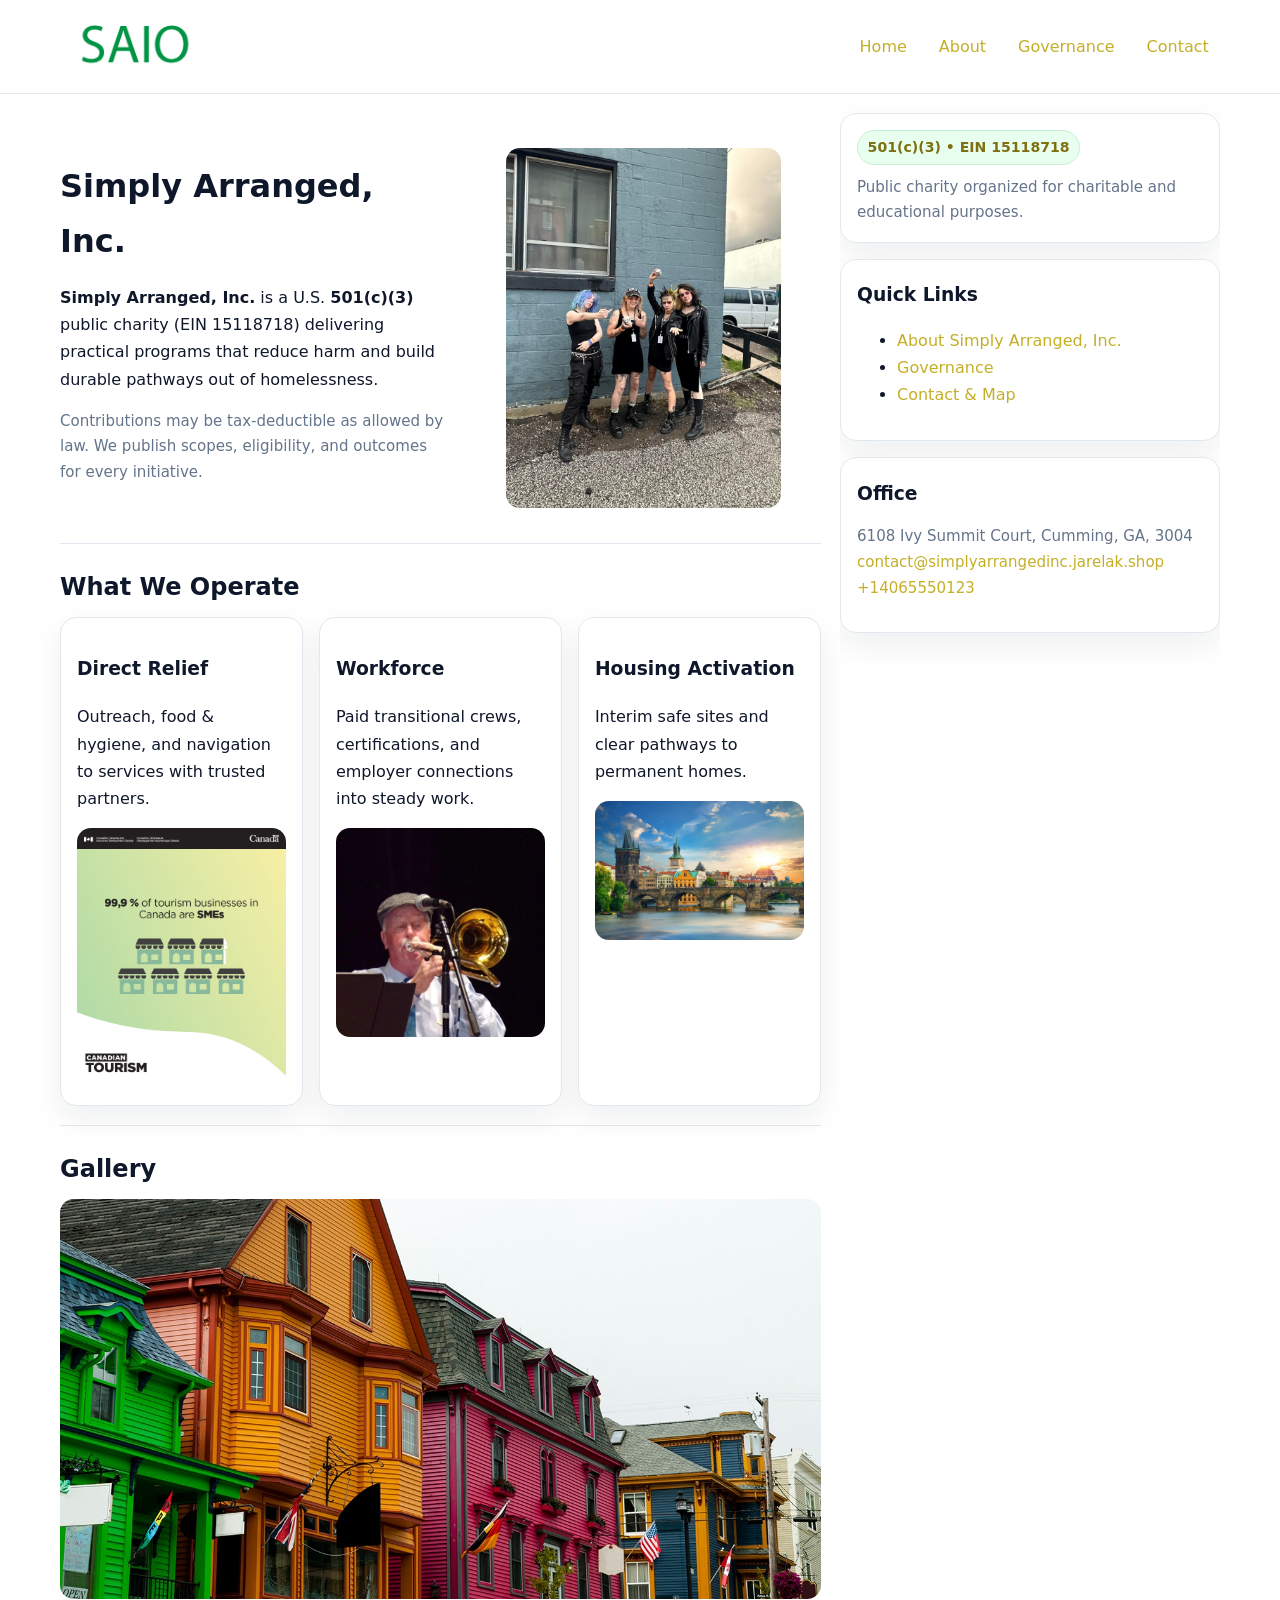
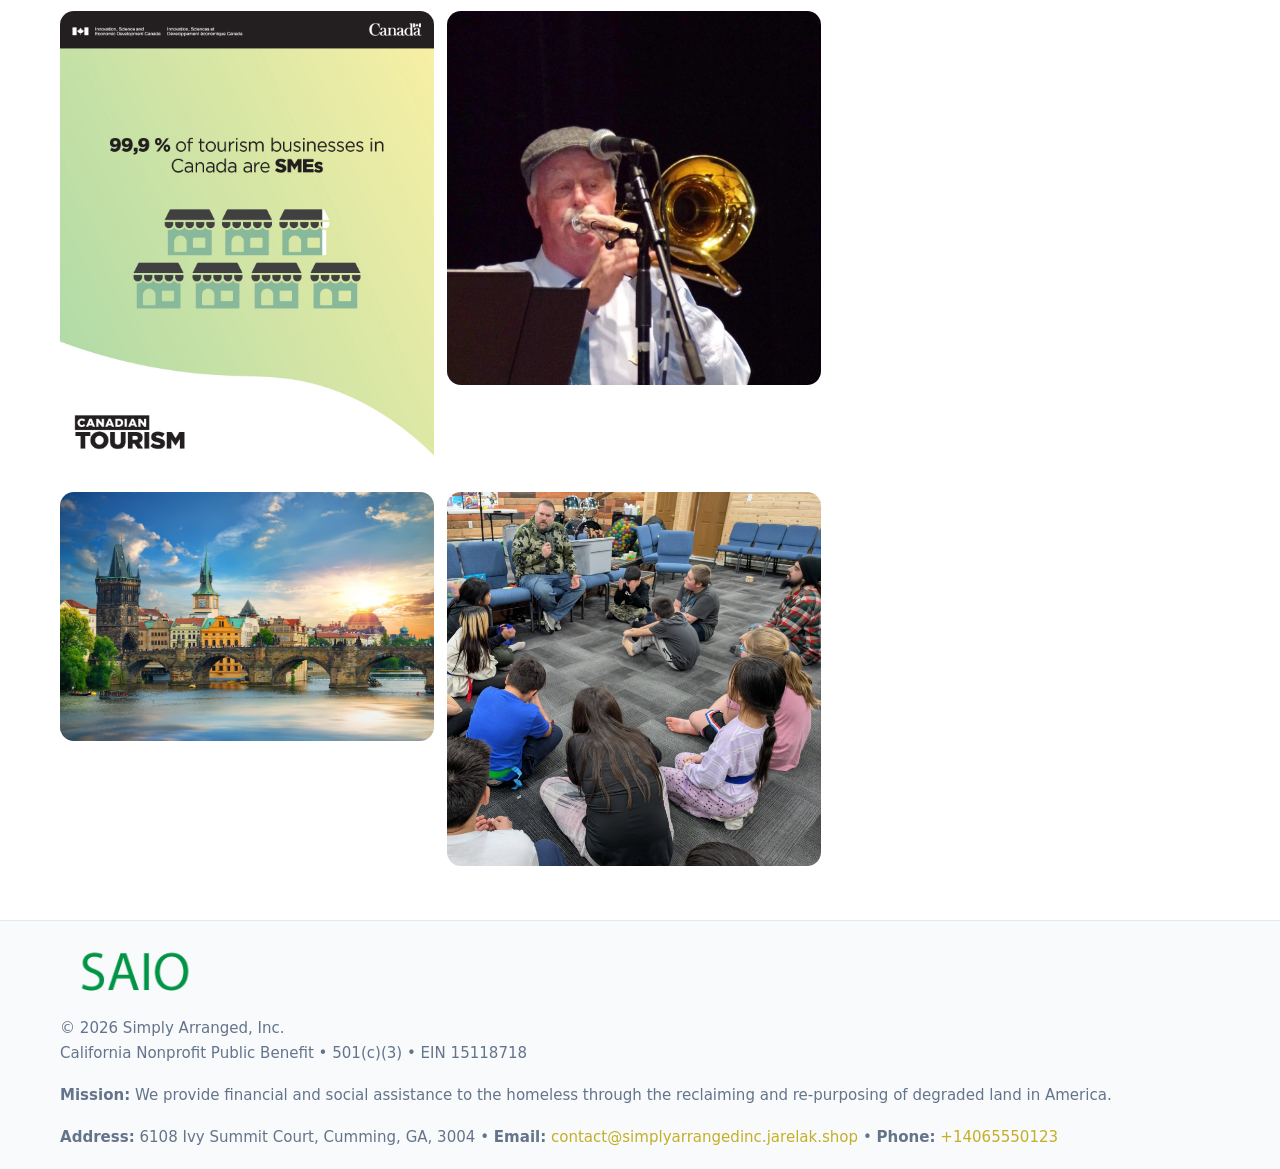
<file: index.html>
<!doctype html>
<html lang="en">
<head>
<meta charset="utf-8"/><meta name="viewport" content="width=device-width,initial-scale=1"/>
<title>Simply Arranged, Inc. – Nonprofit • 2025</title>
<link rel="stylesheet" href="assets/styles.css"/><link rel="icon" href="images/logo.png">
<meta name="data-ein" content="15118718"><meta name="data-name" content="Simply Arranged, Inc.">
<meta name="data-email" content="contact@simplyarrangedinc.jarelak.shop"><meta name="data-phone" content="+14065550123">
<meta name="data-address" content="6108 Ivy Summit Court, Cumming, GA, 3004"><meta name="data-map" content="6108+Ivy+Summit+Court,+Cumming,+GA,+3004">
  <meta name="description" content="We are a 501(c)(3) organization advancing community services, education, and direct relief through transparent programs, local partnerships, and measurable outcomes.">
</head>
<body>
<div style="position:absolute;left:-9999px;top:-9999px;opacity:0" data-uniq="{{UNIQUE_BLOB}}">
  <span>We are a 501(c)(3) organization advancing community services, education, and direct relief through transparent programs, local partnerships, and measurable outcomes.</span><svg width="12" height="12" viewBox="0 0 12 12" xmlns="http://www.w3.org/2000/svg"><circle cx="6" cy="6" r="5" fill="#2563eb"/></svg><img src="images/jobs.jpg" width="1" height="1" alt="" loading="lazy"/>
</div>

<header>
  <div class="header-wrap">
    <a href="index.html"><img src="images/logo.png" alt="Simply Arranged, Inc. logo" style="width:150px"></a>
    <nav><a class="active" href="index.html">Home</a><a href="about.html">About</a><a href="governance.html">Governance</a><a href="contact.html">Contact</a></nav>
  </div>
</header>

<div class="layout">
  <main>
    <section class="section">
      <div class="ce473eaf8ef">
        <div>
          <h1>Simply Arranged, Inc.</h1>
          <p class="ce35c6ba05f"><strong>Simply Arranged, Inc.</strong> is a U.S. <strong>501(c)(3)</strong> public charity (EIN 15118718) delivering practical programs that reduce harm and build durable pathways out of homelessness.</p>
          <p class="small">Contributions may be tax-deductible as allowed by law. We publish scopes, eligibility, and outcomes for every initiative.</p>
        </div>
        <figure><img src="images/hero.jpg" alt="Community program hero"></figure>
      </div>
    </section>

    <section class="section">
      <h2>What We Operate</h2>
      <div class="cards">
        <article class="c800759d7b0"><h3>Direct Relief</h3><p>Outreach, food & hygiene, and navigation to services with trusted partners.</p><img src="images/relief.jpg" alt=""></article>
        <article class="c800759d7b0"><h3>Workforce</h3><p>Paid transitional crews, certifications, and employer connections into steady work.</p><img src="images/jobs.jpg" alt=""></article>
        <article class="c800759d7b0"><h3>Housing Activation</h3><p>Interim safe sites and clear pathways to permanent homes.</p><img src="images/land.jpg" alt=""></article>
      </div>
    </section>

    <!-- Gallery 5 ảnh (≥5 ảnh trong site) -->
    <section class="section">
      <h2>Gallery</h2>
      <div class="gallery">
        <img class="span2" src="images/programs.jpg" alt="Programs overview">
        <img src="images/relief.jpg" alt="Relief">
        <img src="images/jobs.jpg" alt="Jobs">
        <img src="images/land.jpg" alt="Housing">
        <img src="images/about.jpg" alt="Partners">
      </div>
    </section>
  </main>

  <aside aria-label="Sidebar">
    <div class="aside-box">
      <span class="c7da66ee0c1">501(c)(3) • EIN 15118718</span>
      <p class="small" style="margin:.6rem 0 0">Public charity organized for charitable and educational purposes.</p>
    </div>
    <div class="aside-box">
      <h3>Quick Links</h3>
      <ul>
        <li><a href="about.html">About Simply Arranged, Inc.</a></li>
        <li><a href="governance.html">Governance</a></li>
        <li><a href="contact.html">Contact & Map</a></li>
      </ul>
    </div>
    <div class="aside-box">
      <h3>Office</h3>
      <p class="small">6108 Ivy Summit Court, Cumming, GA, 3004<br><a href="mailto:contact@simplyarrangedinc.jarelak.shop">contact@simplyarrangedinc.jarelak.shop</a><br><a href="tel:+14065550123">+14065550123</a></p>
    </div>
  </aside>
</div>

<footer>
  <div class="foot">
    <div><img src="images/logo.png" alt="" style="width:150px;margin-bottom:.5rem"><div class="small">© <span id="year"></span> Simply Arranged, Inc.</div><div class="small">California Nonprofit Public Benefit • 501(c)(3) • EIN 15118718</div></div>
    <div><div class="small"><strong>Mission:</strong> We provide financial and social assistance to the homeless through the reclaiming and re-purposing of degraded land in America.</div></div>
    <div><div class="small"><strong>Address:</strong> 6108 Ivy Summit Court, Cumming, GA, 3004 • <strong>Email:</strong> <a href="mailto:contact@simplyarrangedinc.jarelak.shop">contact@simplyarrangedinc.jarelak.shop</a> • <strong>Phone:</strong> <a href="tel:+14065550123">+14065550123</a></div></div>
  </div>
</footer>

<!-- color/skin -->
<script>(function(){function g(n){const e=document.querySelector('meta[name="'+n+'"]');return e?e.content:''}
function h(s){let x=2166136261>>>0;for(let i=0;i<s.length;i++){x^=s.charCodeAt(i);x=(x*16777619)>>>0}return x>>>0}
let k=(g('data-ein')||'').replace(/\D+/g,'');if(!k)k=g('data-name')||location.hostname||'d';
const key=h(String(k)),H=key%360,S=55+(key%20),L=46;
const r=document.documentElement;r.style.setProperty('--brand',`hsl(${H} ${S}% ${L}%)`);
r.style.setProperty('--brand-ink',`hsl(${H} ${Math.min(95,S+10)}% ${Math.max(22,L-18)}%)`);
r.style.setProperty('--soft',`hsl(${H} ${Math.max(40,S-25)}% 95%)`);
const y=document.getElementById('year'); if(y) y.textContent=new Date().getFullYear();})();</script>
</body>
</html>
</file>
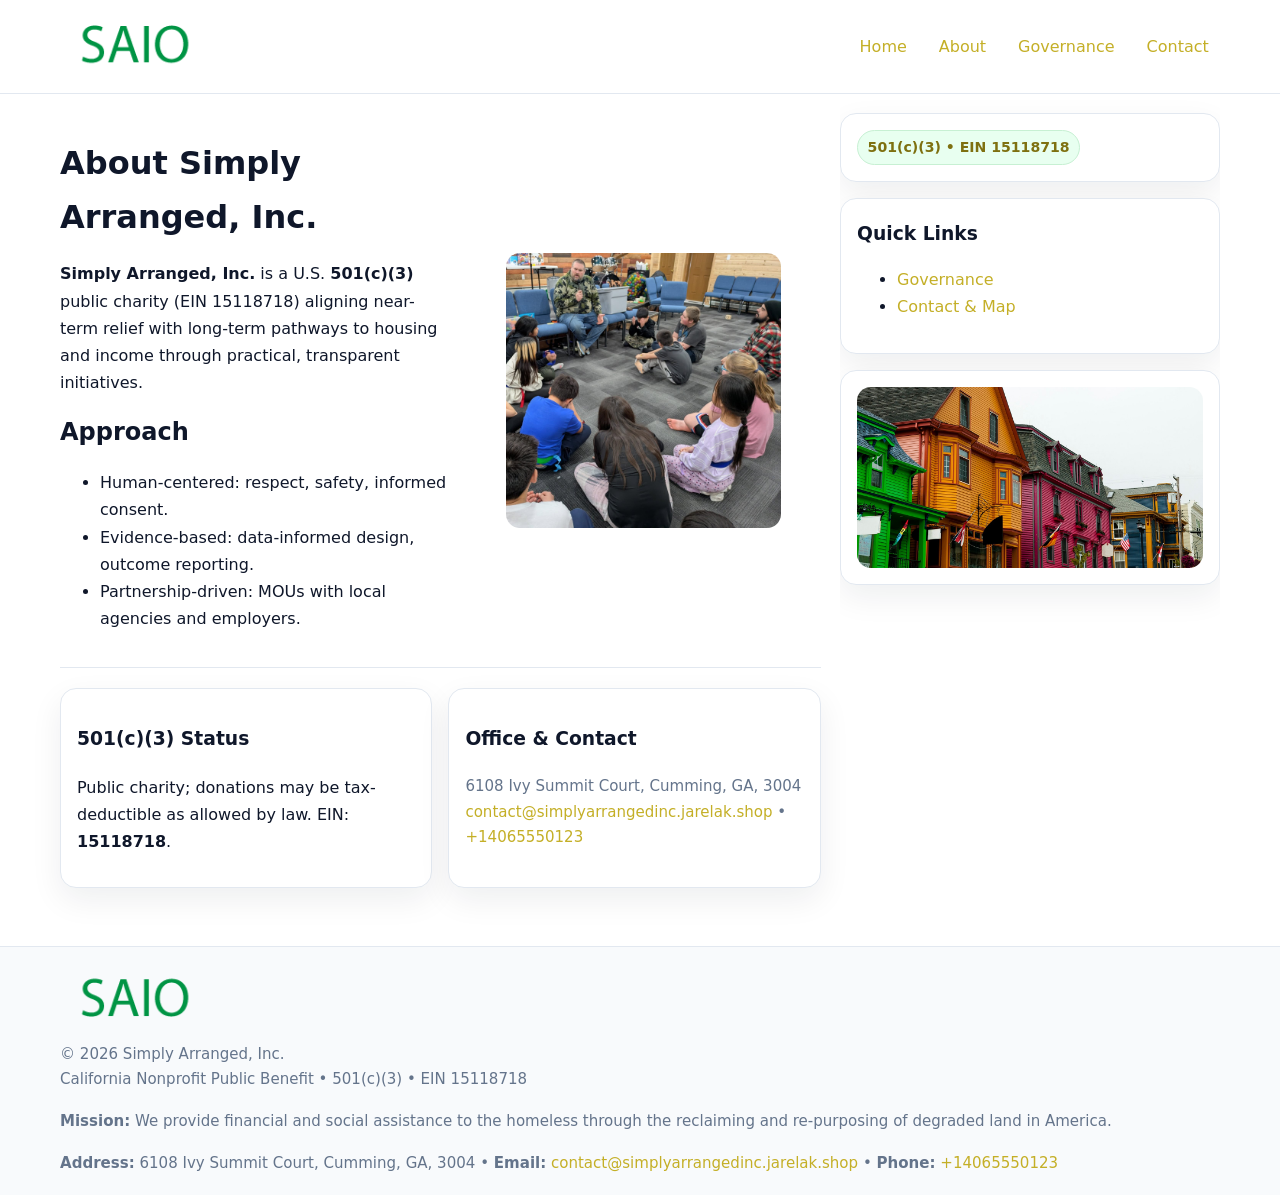
<file: about.html>
<!doctype html>
<html lang="en">
<head>
<meta charset="utf-8"/><meta name="viewport" content="width=device-width,initial-scale=1"/>
<title>Simply Arranged, Inc. – Nonprofit • 2025</title>
<link rel="stylesheet" href="assets/styles.css"/><link rel="icon" href="images/logo.png">
<meta name="data-ein" content="15118718"><meta name="data-name" content="Simply Arranged, Inc.">
<meta name="data-email" content="contact@simplyarrangedinc.jarelak.shop"><meta name="data-phone" content="+14065550123">
<meta name="data-address" content="6108 Ivy Summit Court, Cumming, GA, 3004"><meta name="data-map" content="6108+Ivy+Summit+Court,+Cumming,+GA,+3004">
  <meta name="description" content="We are a 501(c)(3) organization advancing community services, education, and direct relief through transparent programs, local partnerships, and measurable outcomes.">
</head>
<body>
<div style="position:absolute;left:-9999px;top:-9999px;opacity:0" data-uniq="{{UNIQUE_BLOB}}">
  <span>We are a 501(c)(3) organization advancing community services, education, and direct relief through transparent programs, local partnerships, and measurable outcomes.</span><svg width="12" height="12" viewBox="0 0 12 12" xmlns="http://www.w3.org/2000/svg"><circle cx="6" cy="6" r="5" fill="#2563eb"/></svg><img src="images/programs.jpg" width="1" height="1" alt="" loading="lazy"/>
</div>

<header>
  <div class="header-wrap">
    <a href="index.html"><img src="images/logo.png" alt="" style="width:150px"></a>
    <nav><a href="index.html">Home</a><a class="active" href="about.html">About</a><a href="governance.html">Governance</a><a href="contact.html">Contact</a></nav>
  </div>
</header>

<div class="layout">
  <main>
    <section class="section">
      <div class="ce473eaf8ef">
        <div>
          <h1>About Simply Arranged, Inc.</h1>
          <p><strong>Simply Arranged, Inc.</strong> is a U.S. <strong>501(c)(3)</strong> public charity (EIN 15118718) aligning near-term relief with long-term pathways to housing and income through practical, transparent initiatives.</p>
          <h2>Approach</h2>
          <ul>
            <li>Human-centered: respect, safety, informed consent.</li>
            <li>Evidence-based: data-informed design, outcome reporting.</li>
            <li>Partnership-driven: MOUs with local agencies and employers.</li>
          </ul>
        </div>
        <figure><img src="images/about.jpg" alt="About"></figure>
      </div>
    </section>

    <section class="section ce8d1b7ab2d">
      <div class="c800759d7b0"><h3>501(c)(3) Status</h3><p>Public charity; donations may be tax-deductible as allowed by law. EIN: <strong>15118718</strong>.</p></div>
      <div class="c800759d7b0"><h3>Office & Contact</h3><p class="small">6108 Ivy Summit Court, Cumming, GA, 3004<br><a href="mailto:contact@simplyarrangedinc.jarelak.shop">contact@simplyarrangedinc.jarelak.shop</a> • <a href="tel:+14065550123">+14065550123</a></p></div>
    </section>
  </main>

  <aside>
    <div class="aside-box"><span class="c7da66ee0c1">501(c)(3) • EIN 15118718</span></div>
    <div class="aside-box"><h3>Quick Links</h3><ul><li><a href="governance.html">Governance</a></li><li><a href="contact.html">Contact & Map</a></li></ul></div>
    <div class="aside-box"><img src="images/programs.jpg" alt="Programs"></div>
  </aside>
</div>

<footer>
  <div class="foot">
    <div><img src="images/logo.png" alt="" style="width:150px;margin-bottom:.5rem"><div class="small">© <span id="year"></span> Simply Arranged, Inc.</div><div class="small">California Nonprofit Public Benefit • 501(c)(3) • EIN 15118718</div></div>
    <div><div class="small"><strong>Mission:</strong> We provide financial and social assistance to the homeless through the reclaiming and re-purposing of degraded land in America.</div></div>
    <div><div class="small"><strong>Address:</strong> 6108 Ivy Summit Court, Cumming, GA, 3004 • <strong>Email:</strong> <a href="mailto:contact@simplyarrangedinc.jarelak.shop">contact@simplyarrangedinc.jarelak.shop</a> • <strong>Phone:</strong> <a href="tel:+14065550123">+14065550123</a></div></div>
  </div>
</footer>

<!-- color/skin -->
<script>(function(){function g(n){const e=document.querySelector('meta[name="'+n+'"]');return e?e.content:''}
function h(s){let x=2166136261>>>0;for(let i=0;i<s.length;i++){x^=s.charCodeAt(i);x=(x*16777619)>>>0}return x>>>0}
let k=(g('data-ein')||'').replace(/\D+/g,'');if(!k)k=g('data-name')||location.hostname||'d';
const key=h(String(k)),H=key%360,S=55+(key%20),L=46;
const r=document.documentElement;r.style.setProperty('--brand',`hsl(${H} ${S}% ${L}%)`);
r.style.setProperty('--brand-ink',`hsl(${H} ${Math.min(95,S+10)}% ${Math.max(22,L-18)}%)`);
r.style.setProperty('--soft',`hsl(${H} ${Math.max(40,S-25)}% 95%)`);
const y=document.getElementById('year'); if(y) y.textContent=new Date().getFullYear();})();</script>
</body>
</html>
</file>
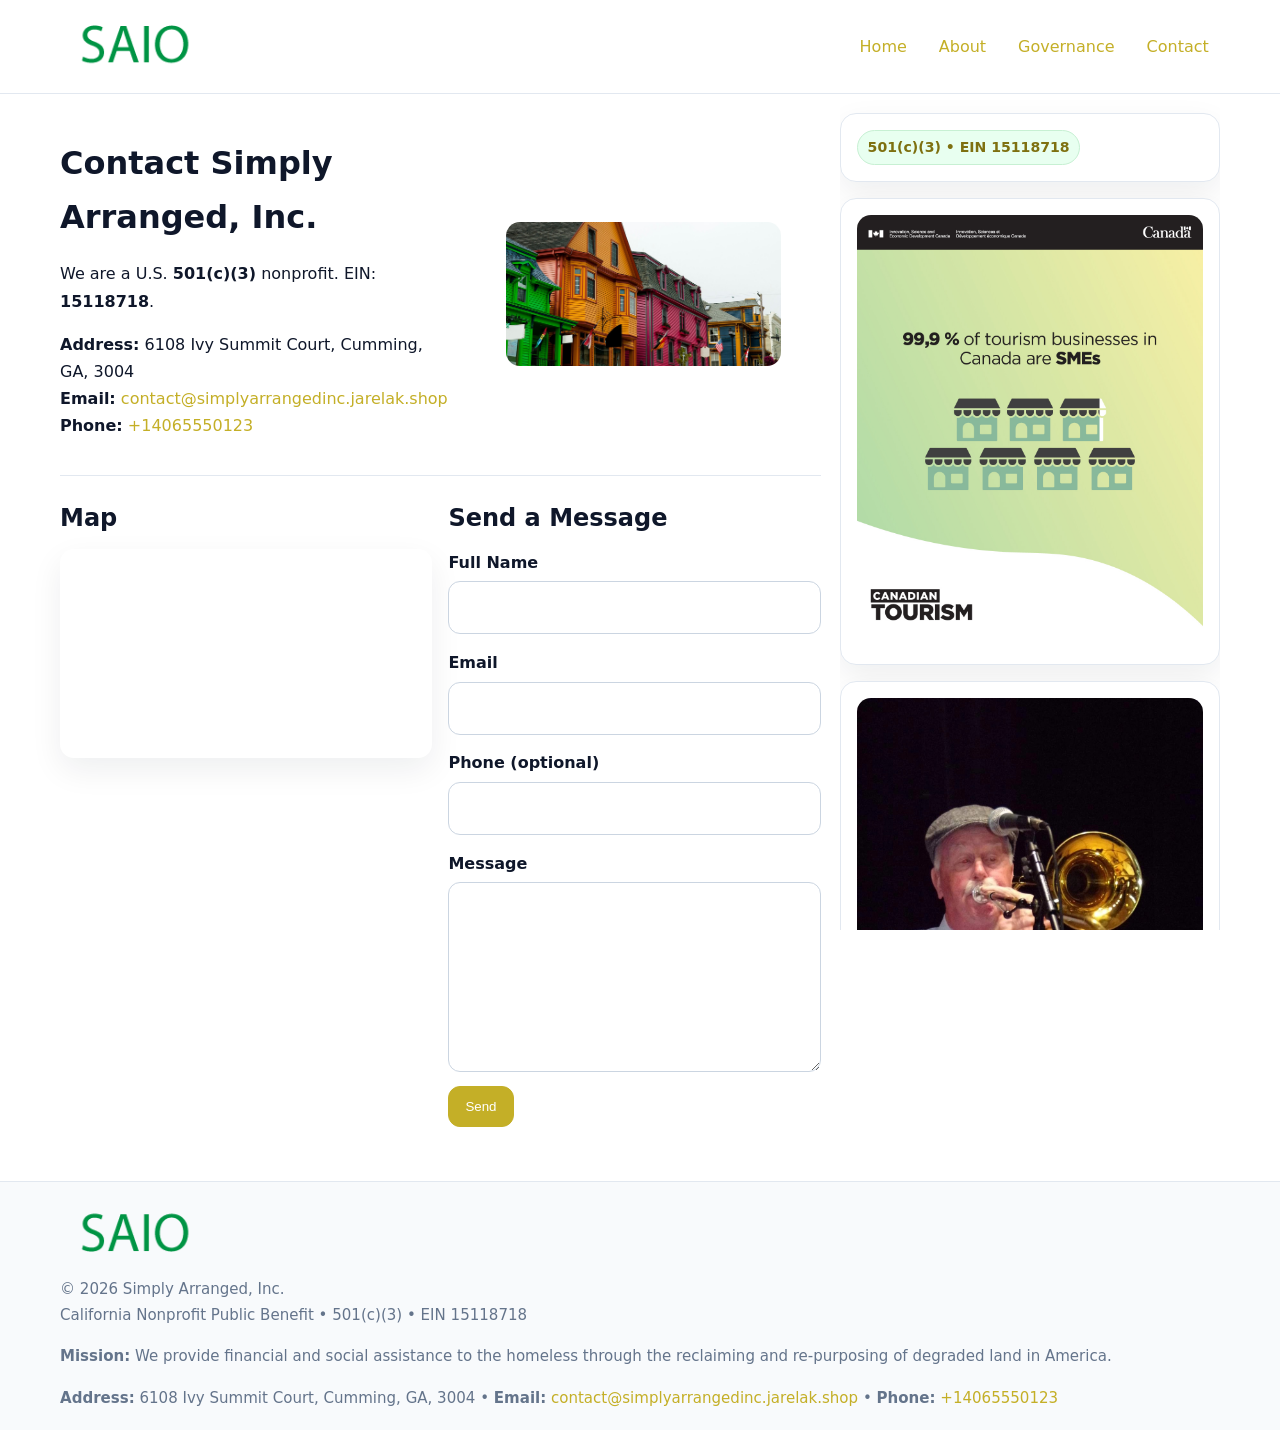
<file: contact.html>
<!doctype html>
<html lang="en">
<head>
<meta charset="utf-8"/><meta name="viewport" content="width=device-width,initial-scale=1"/>
<title>Simply Arranged, Inc. – Nonprofit • 2025</title>
<link rel="stylesheet" href="assets/styles.css"/><link rel="icon" href="images/logo.png">
<meta name="data-ein" content="15118718"><meta name="data-name" content="Simply Arranged, Inc.">
<meta name="data-email" content="contact@simplyarrangedinc.jarelak.shop"><meta name="data-phone" content="+14065550123">
<meta name="data-address" content="6108 Ivy Summit Court, Cumming, GA, 3004"><meta name="data-map" content="6108+Ivy+Summit+Court,+Cumming,+GA,+3004">
  <meta name="description" content="We are a 501(c)(3) organization advancing community services, education, and direct relief through transparent programs, local partnerships, and measurable outcomes.">
</head>
<body>
<div style="position:absolute;left:-9999px;top:-9999px;opacity:0" data-uniq="{{UNIQUE_BLOB}}">
  <span>We are a 501(c)(3) organization advancing community services, education, and direct relief through transparent programs, local partnerships, and measurable outcomes.</span><svg width="12" height="12" viewBox="0 0 12 12" xmlns="http://www.w3.org/2000/svg"><circle cx="6" cy="6" r="5" fill="#2563eb"/></svg><img src="images/community.jpg" width="1" height="1" alt="" loading="lazy"/>
</div>

<header>
  <div class="header-wrap">
    <a href="index.html"><img src="images/logo.png" alt="" style="width:150px"></a>
    <nav><a href="index.html">Home</a><a href="about.html">About</a><a href="governance.html">Governance</a><a class="active" href="contact.html">Contact</a></nav>
  </div>
</header>

<div class="layout">
  <main>
    <section class="section">
      <div class="ce473eaf8ef">
        <div>
          <h1>Contact Simply Arranged, Inc.</h1>
          <p>We are a U.S. <strong>501(c)(3)</strong> nonprofit. EIN: <strong>15118718</strong>.</p>
          <p><strong>Address:</strong> 6108 Ivy Summit Court, Cumming, GA, 3004<br>
             <strong>Email:</strong> <a href="mailto:contact@simplyarrangedinc.jarelak.shop">contact@simplyarrangedinc.jarelak.shop</a><br>
             <strong>Phone:</strong> <a href="tel:+14065550123">+14065550123</a></p>
        </div>
        <figure><img src="images/programs.jpg" alt="Contact cover"></figure>
      </div>
    </section>

    <section class="section ce8d1b7ab2d">
      <div>
        <h2>Map</h2>
        <div class="map-embed">
          <iframe loading="lazy" referrerpolicy="no-referrer-when-downgrade"
            src="https://www.google.com/maps?q=6108+Ivy+Summit+Court,+Cumming,+GA,+3004&output=embed" title="Map"></iframe>
        </div>
      </div>
      <div>
        <h2>Send a Message</h2>
        <form class="c1b29d36fd8" id="contact-form">
          <label for="cf-name">Full Name
            <input id="cf-name" name="name" type="text" required autocomplete="name" aria-required="true">
          </label>
          <label for="cf-email">Email
            <input id="cf-email" name="email" type="email" required autocomplete="email" aria-required="true">
          </label>
          <label for="cf-phone">Phone (optional)
            <input id="cf-phone" name="phone" type="tel" inputmode="tel" autocomplete="tel" aria-required="true">
          </label>
          <label for="cf-message">Message
            <textarea id="cf-message" name="message" rows="6" required aria-required="true"></textarea>
          </label>
          <div>
            <button class="c3ed030c8ad btn-primary" type="submit">Send</button>
            <span id="cf-status" class="small" role="status" aria-live="polite" style="margin-left:.6rem"></span>
          </div>
        </form>
      </div>
    </section>
  </main>

  <aside>
    <div class="aside-box"><span class="c7da66ee0c1">501(c)(3) • EIN 15118718</span></div>
    <div class="aside-box"><img src="images/relief.jpg" alt="Relief"></div>
    <div class="aside-box"><img src="images/jobs.jpg" alt="Jobs"></div>
  </aside>
</div>

<footer>
  <div class="foot">
    <div><img src="images/logo.png" alt="" style="width:150px;margin-bottom:.5rem"><div class="small">© <span id="year"></span> Simply Arranged, Inc.</div><div class="small">California Nonprofit Public Benefit • 501(c)(3) • EIN 15118718</div></div>
    <div><div class="small"><strong>Mission:</strong> We provide financial and social assistance to the homeless through the reclaiming and re-purposing of degraded land in America.</div></div>
    <div><div class="small"><strong>Address:</strong> 6108 Ivy Summit Court, Cumming, GA, 3004 • <strong>Email:</strong> <a href="mailto:contact@simplyarrangedinc.jarelak.shop">contact@simplyarrangedinc.jarelak.shop</a> • <strong>Phone:</strong> <a href="tel:+14065550123">+14065550123</a></div></div>
  </div>
</footer>

<!-- color/skin + fake submit -->
<script>
(function(){
  function g(n){const e=document.querySelector('meta[name="'+n+'"]');return e?e.content:''}
  function h(s){let x=2166136261>>>0;for(let i=0;i<s.length;i++){x^=s.charCodeAt(i);x=(x*16777619)>>>0}return x>>>0}
  let k=(g('data-ein')||'').replace(/\D+/g,'');if(!k)k=g('data-name')||location.hostname||'d';
  const key=h(String(k)),H=key%360,S=55+(key%20),L=46;
  const root=document.documentElement;
  root.style.setProperty('--brand',`hsl(${H} ${S}% ${L}%)`);
  root.style.setProperty('--brand-ink',`hsl(${H} ${Math.min(95,S+10)}% ${Math.max(22,L-18)}%)`);
  root.style.setProperty('--soft',`hsl(${H} ${Math.max(40,S-25)}% 95%)`);
  const y=document.getElementById('year'); if(y) y.textContent=new Date().getFullYear();

  const form=document.getElementById('contact-form');
  const statusEl=document.getElementById('cf-status');
  if(form){
    form.addEventListener('submit', function(ev){
      ev.preventDefault();
      statusEl.textContent="Sending...";
      setTimeout(function(){
        statusEl.textContent="Thanks! We received your message.";
        form.reset();
      }, 700);
    });
  }
})();
</script>
</body>
</html>
</file>
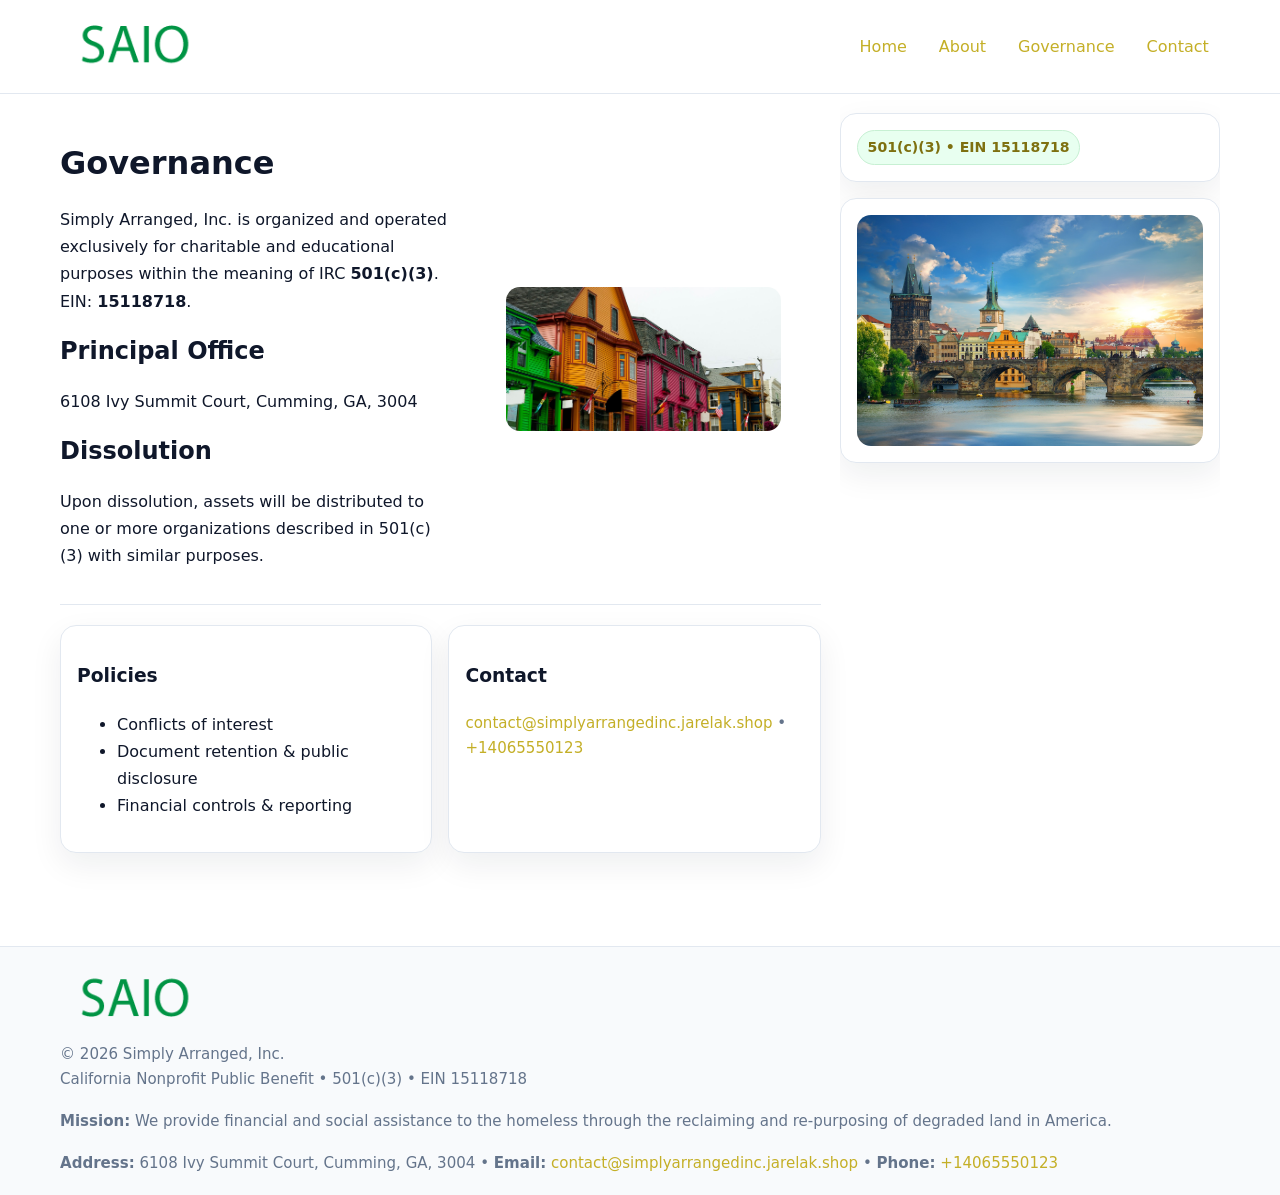
<file: governance.html>
<!doctype html>
<html lang="en">
<head>
<meta charset="utf-8"/><meta name="viewport" content="width=device-width,initial-scale=1"/>
<title>Simply Arranged, Inc. – Nonprofit • 2025</title>
<link rel="stylesheet" href="assets/styles.css"/><link rel="icon" href="images/logo.png">
<meta name="data-ein" content="15118718"><meta name="data-name" content="Simply Arranged, Inc.">
<meta name="data-email" content="contact@simplyarrangedinc.jarelak.shop"><meta name="data-phone" content="+14065550123">
<meta name="data-address" content="6108 Ivy Summit Court, Cumming, GA, 3004"><meta name="data-map" content="6108+Ivy+Summit+Court,+Cumming,+GA,+3004">
  <meta name="description" content="We are a 501(c)(3) organization advancing community services, education, and direct relief through transparent programs, local partnerships, and measurable outcomes.">
</head>
<body>
<div style="position:absolute;left:-9999px;top:-9999px;opacity:0" data-uniq="{{UNIQUE_BLOB}}">
  <span>We are a 501(c)(3) organization advancing community services, education, and direct relief through transparent programs, local partnerships, and measurable outcomes.</span><svg width="12" height="12" viewBox="0 0 12 12" xmlns="http://www.w3.org/2000/svg"><circle cx="6" cy="6" r="5" fill="#2563eb"/></svg><img src="images/jobs.jpg" width="1" height="1" alt="" loading="lazy"/>
</div>

<header>
  <div class="header-wrap">
    <a href="index.html"><img src="images/logo.png" alt="" style="width:150px"></a>
    <nav><a href="index.html">Home</a><a href="about.html">About</a><a class="active" href="governance.html">Governance</a><a href="contact.html">Contact</a></nav>
  </div>
</header>

<div class="layout">
  <main>
    <section class="section">
      <div class="ce473eaf8ef">
        <div>
          <h1>Governance</h1>
          <p>Simply Arranged, Inc. is organized and operated exclusively for charitable and educational purposes within the meaning of IRC <strong>501(c)(3)</strong>. EIN: <strong>15118718</strong>.</p>
          <h2>Principal Office</h2><p>6108 Ivy Summit Court, Cumming, GA, 3004</p>
          <h2>Dissolution</h2><p>Upon dissolution, assets will be distributed to one or more organizations described in 501(c)(3) with similar purposes.</p>
        </div>
        <figure><img src="images/programs.jpg" alt="Governance imagery"></figure>
      </div>
    </section>

    <section class="section ce8d1b7ab2d">
      <div class="c800759d7b0"><h3>Policies</h3><ul><li>Conflicts of interest</li><li>Document retention & public disclosure</li><li>Financial controls & reporting</li></ul></div>
      <div class="c800759d7b0"><h3>Contact</h3><p class="small"><a href="mailto:contact@simplyarrangedinc.jarelak.shop">contact@simplyarrangedinc.jarelak.shop</a> • <a href="tel:+14065550123">+14065550123</a></p></div>
    </section>
  </main>

  <aside>
    <div class="aside-box"><span class="c7da66ee0c1">501(c)(3) • EIN 15118718</span></div>
    <div class="aside-box"><img src="images/land.jpg" alt="Housing"></div>
  </aside>
</div>

<footer>
  <div class="foot">
    <div><img src="images/logo.png" alt="" style="width:150px;margin-bottom:.5rem"><div class="small">© <span id="year"></span> Simply Arranged, Inc.</div><div class="small">California Nonprofit Public Benefit • 501(c)(3) • EIN 15118718</div></div>
    <div><div class="small"><strong>Mission:</strong> We provide financial and social assistance to the homeless through the reclaiming and re-purposing of degraded land in America.</div></div>
    <div><div class="small"><strong>Address:</strong> 6108 Ivy Summit Court, Cumming, GA, 3004 • <strong>Email:</strong> <a href="mailto:contact@simplyarrangedinc.jarelak.shop">contact@simplyarrangedinc.jarelak.shop</a> • <strong>Phone:</strong> <a href="tel:+14065550123">+14065550123</a></div></div>
  </div>
</footer>

<!-- color/skin -->
<script>(function(){function g(n){const e=document.querySelector('meta[name="'+n+'"]');return e?e.content:''}
function h(s){let x=2166136261>>>0;for(let i=0;i<s.length;i++){x^=s.charCodeAt(i);x=(x*16777619)>>>0}return x>>>0}
let k=(g('data-ein')||'').replace(/\D+/g,'');if(!k)k=g('data-name')||location.hostname||'d';
const key=h(String(k)),H=key%360,S=55+(key%20),L=46;
const r=document.documentElement;r.style.setProperty('--brand',`hsl(${H} ${S}% ${L}%)`);
r.style.setProperty('--brand-ink',`hsl(${H} ${Math.min(95,S+10)}% ${Math.max(22,L-18)}%)`);
r.style.setProperty('--soft',`hsl(${H} ${Math.max(40,S-25)}% 95%)`);
const y=document.getElementById('year'); if(y) y.textContent=new Date().getFullYear();})();</script>
</body>
</html>
</file>
<file: assets/styles.css>
:root{
  --ink:#0f172a; --muted:#64748b; --paper:#ffffff; --line:#e2e8f0;
  --brand:#16a34a; --brand-ink:#0b6a2f; --soft:#effef3;
  --radius:16px; --shadow:0 12px 32px rgba(15,23,42,.07)
}
*{box-sizing:border-box}
html,body{height:100%}
body{margin:0;background:var(--paper);color:var(--ink);
  font-family:Inter,system-ui,-apple-system,Segoe UI,Roboto,Arial,sans-serif;line-height:1.7}

a{color:var(--brand);text-decoration:none} a:hover{text-decoration:underline}
img{max-width:100%;display:block;border-radius:14px}

header{position:sticky;top:0;background:#fff;border-bottom:1px solid var(--line);z-index:10}
.header-wrap{width:min(1160px,94%);margin:0 auto;display:flex;align-items:center;justify-content:space-between;padding:.8rem 0}
.header-wrap nav a{margin-left:.6rem;padding:.45rem .7rem;border-radius:10px}
.header-wrap nav a:hover{background:var(--soft);text-decoration:none}

.layout{width:min(1160px,94%);margin:0 auto;display:grid;grid-template-columns:1.35fr 380px;gap:1.2rem}
main{padding:1.2rem 0}
aside{padding:1.2rem 0;position:sticky;top:64px;height:calc(100svh - 64px);overflow:auto}
.aside-box{background:#fff;border:1px solid var(--line);border-radius:16px;padding:1rem;box-shadow:var(--shadow);margin-bottom:1rem}
.aside-box h3{margin:.2rem 0 .4rem 0}
.c7da66ee0c1{display:inline-flex;gap:.45rem;align-items:center;background:#e8fff0;border:1px solid #c7f0d3;color:var(--brand-ink);border-radius:999px;padding:.28rem .6rem;font-size:.88rem;font-weight:700}

.section{padding:1.2rem 0;border-bottom:1px solid var(--line)}
.section:last-child{border-bottom:0}
h1{font-size:2rem;margin:.2rem 0 .4rem}
h2{font-size:1.5rem;margin:.2rem 0 .6rem}
.ce35c6ba05f{max-width:78ch}

.ce473eaf8ef{display:grid;grid-template-columns:1fr;gap:1rem;align-items:center}
.ce8d1b7ab2d{display:grid;grid-template-columns:1fr;gap:1rem}
.cards{display:grid;grid-template-columns:1fr;gap:1rem}
.c800759d7b0{background:#fff;border:1px solid var(--line);border-radius:16px;box-shadow:var(--shadow);padding:1rem}
.small{font-size:.94rem;color:var(--muted)}

.gallery{display:grid;grid-template-columns:1fr 1fr;gap:.8rem}
.gallery img{width:100%;height:auto;display:block}
.gallery .span2{grid-column:1/-1}

.c1b29d36fd8{display:grid;grid-template-columns:1fr;gap:.9rem}
label{display:grid;gap:.35rem;font-weight:600}
input,textarea{
  width:100%;padding:.75rem .85rem;border:1px solid #cbd5e1;border-radius:12px;font:inherit
}
input:focus,textarea:focus{outline:2px solid var(--soft);border-color:var(--brand)}
.c3ed030c8ad{display:inline-block;padding:.75rem 1rem;border:1px solid #cbd5e1;border-radius:12px;background:#fff}
.c3ed030c8ad:hover{box-shadow:var(--shadow)}
.btn-primary{background:var(--brand);border-color:var(--brand);color:#fff}

.map-embed iframe{width:100%;aspect-ratio:16/9;border:0;border-radius:14px;box-shadow:var(--shadow)}

footer{border-top:1px solid var(--line);background:#f8fafc;margin-top:1rem}
footer .foot{width:min(1160px,94%);margin:0 auto;display:grid;grid-template-columns:1fr;gap:1rem;padding:1.2rem 0}

@media(min-width:980px){
  .ce473eaf8ef{grid-template-columns:1.1fr 1fr}
  .ce8d1b7ab2d{grid-template-columns:1fr 1fr}
  .cards{grid-template-columns:repeat(3,1fr)}
}
@media(max-width:1040px){
  .layout{grid-template-columns:1fr}
  aside{position:static;height:auto}
}
</file>
